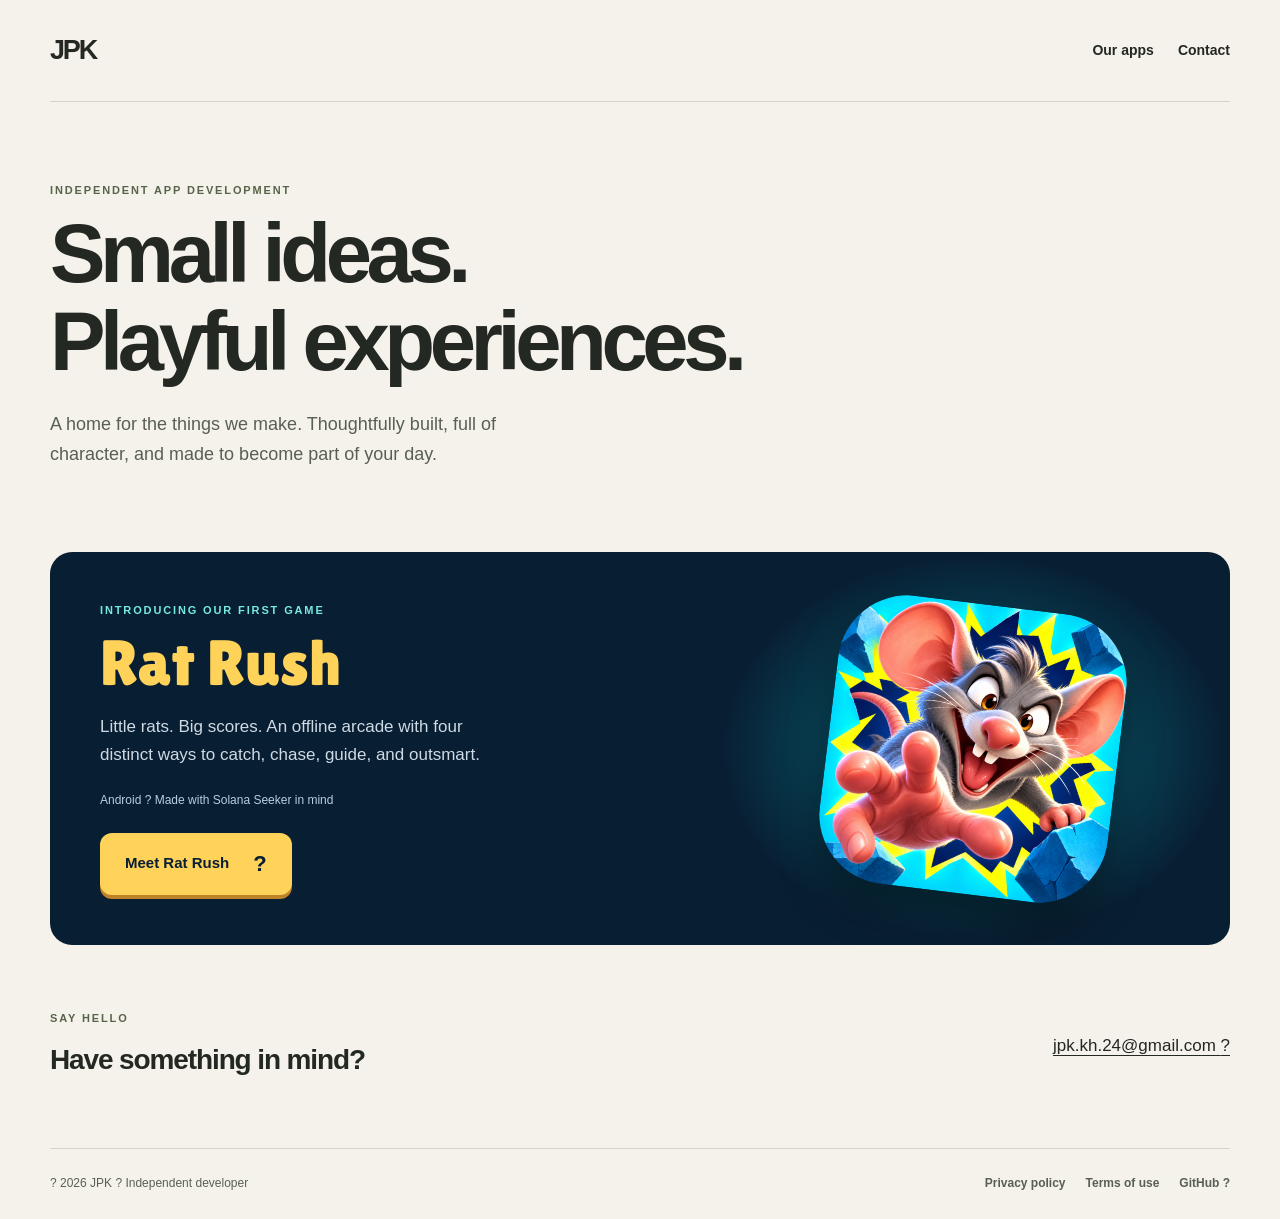
<file: index.html>
<!DOCTYPE html>
<html lang="en">
<head>
  <meta charset="utf-8">
  <meta name="viewport" content="width=device-width, initial-scale=1">
  <meta name="description" content="JPK is an independent app developer. Meet Rat Rush, our first game: four ways to test your reflexes, timing and strategy.">
  <meta name="theme-color" content="#f4f2eb">
  <meta property="og:title" content="JPK ? Independent App Development">
  <meta property="og:description" content="Small ideas. Playful experiences. Meet Rat Rush, the first game from JPK.">
  <meta property="og:image" content="https://jpkkh24.github.io/assets/rat-rush-icon.png">
  <meta property="og:url" content="https://jpkkh24.github.io/">
  <meta property="og:type" content="website">
  <link rel="canonical" href="https://jpkkh24.github.io/">
  <link rel="stylesheet" href="assets/site.css">
  <title>JPK ? Independent App Development</title>
</head>
<body class="studio">
  <a class="skip" href="#main">Skip to content</a>
  <div class="studio-wrap">
    <header class="studio-header">
      <a class="wordmark" href="./" aria-label="JPK home">JPK</a>
      <nav aria-label="Main navigation"><a href="#apps">Our apps</a><a href="mailto:jpk.kh.24@gmail.com">Contact</a></nav>
    </header>
    <main id="main">
      <section class="studio-intro" aria-labelledby="studio-title">
        <p class="eyebrow">Independent app development</p>
        <h1 id="studio-title">Small ideas.<br>Playful experiences.</h1>
        <p>A home for the things we make. Thoughtfully built, full of character, and made to become part of your day.</p>
      </section>
      <section id="apps" class="first-app" aria-labelledby="app-title">
        <div class="feature-copy">
          <p class="eyebrow">Introducing our first game</p>
          <h2 id="app-title">Rat Rush</h2>
          <p>Little rats. Big scores. An offline arcade with four distinct ways to catch, chase, guide, and outsmart.</p>
          <span class="platform-note">Android ? Made with Solana Seeker in mind</span>
          <a class="button primary" href="rat-rush/">Meet Rat Rush <span aria-hidden="true">?</span></a>
        </div>
        <a class="feature-art" href="rat-rush/" aria-label="Explore Rat Rush"><img src="assets/rat-rush-icon.png" width="512" height="512" alt="The Rat Rush rat reaching out through a bright blue and yellow burst"></a>
      </section>
      <section class="studio-contact" aria-labelledby="contact-title">
        <div><p class="eyebrow">Say hello</p><h2 id="contact-title">Have something in mind?</h2></div>
        <a href="mailto:jpk.kh.24@gmail.com">jpk.kh.24@gmail.com <span aria-hidden="true">?</span></a>
      </section>
    </main>
    <footer class="studio-footer"><p>? 2026 JPK ? Independent developer</p><nav aria-label="Footer"><a href="rat-rush/privacy/">Privacy policy</a><a href="rat-rush/terms/">Terms of use</a><a href="https://github.com/jpkkh24">GitHub ?</a></nav></footer>
  </div>
</body>
</html>
</file>
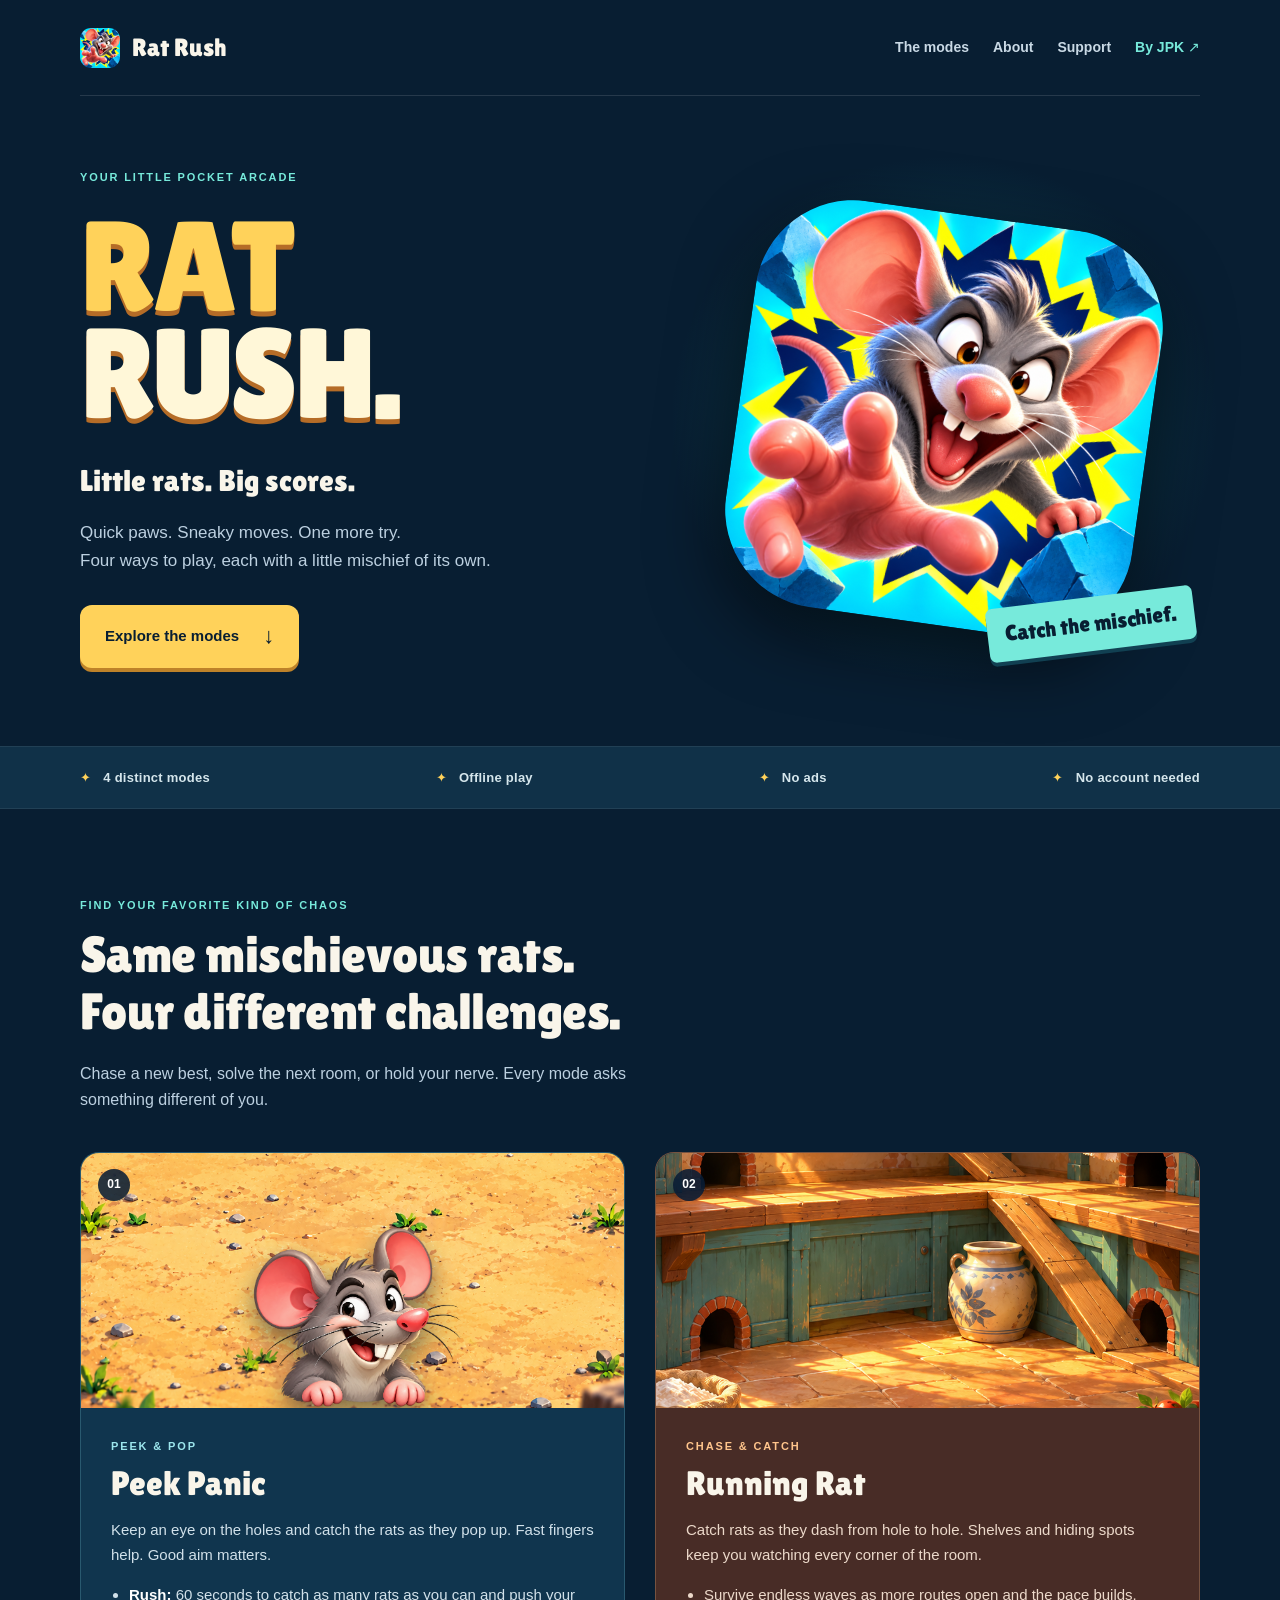
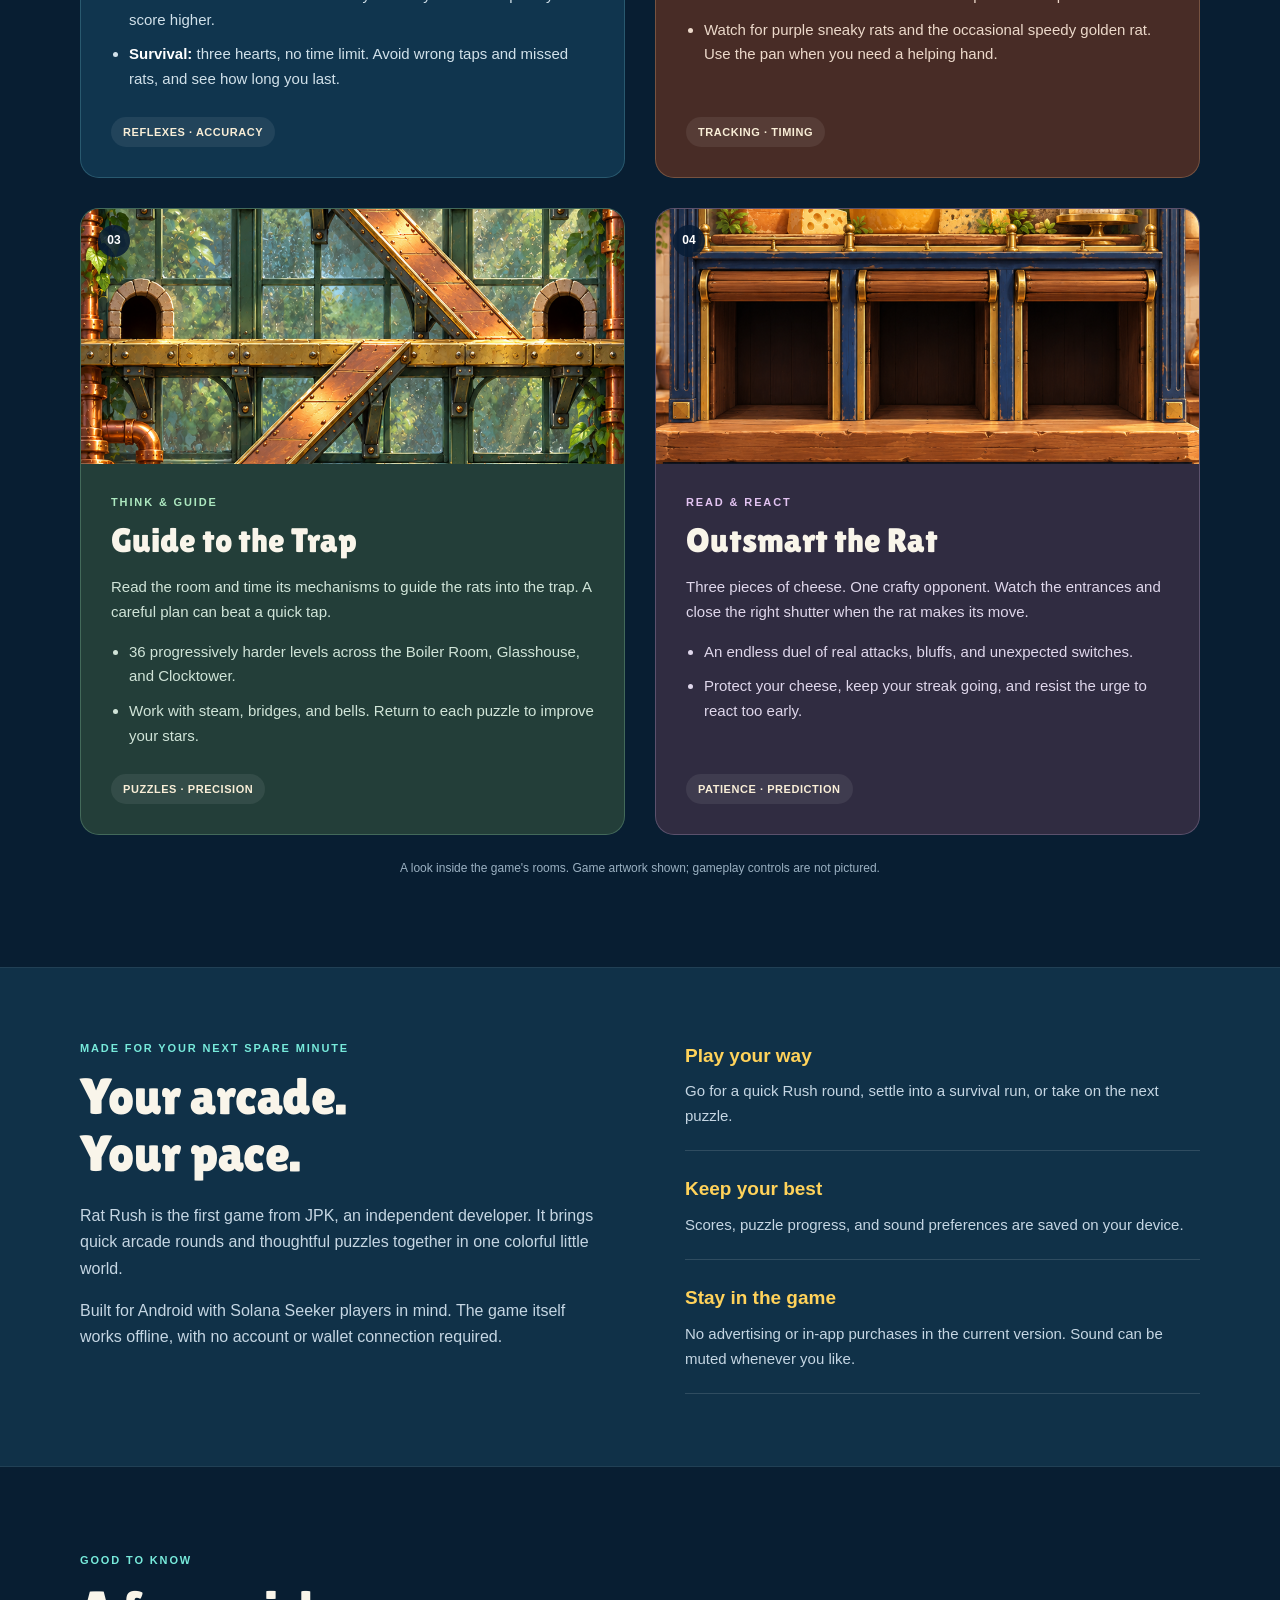
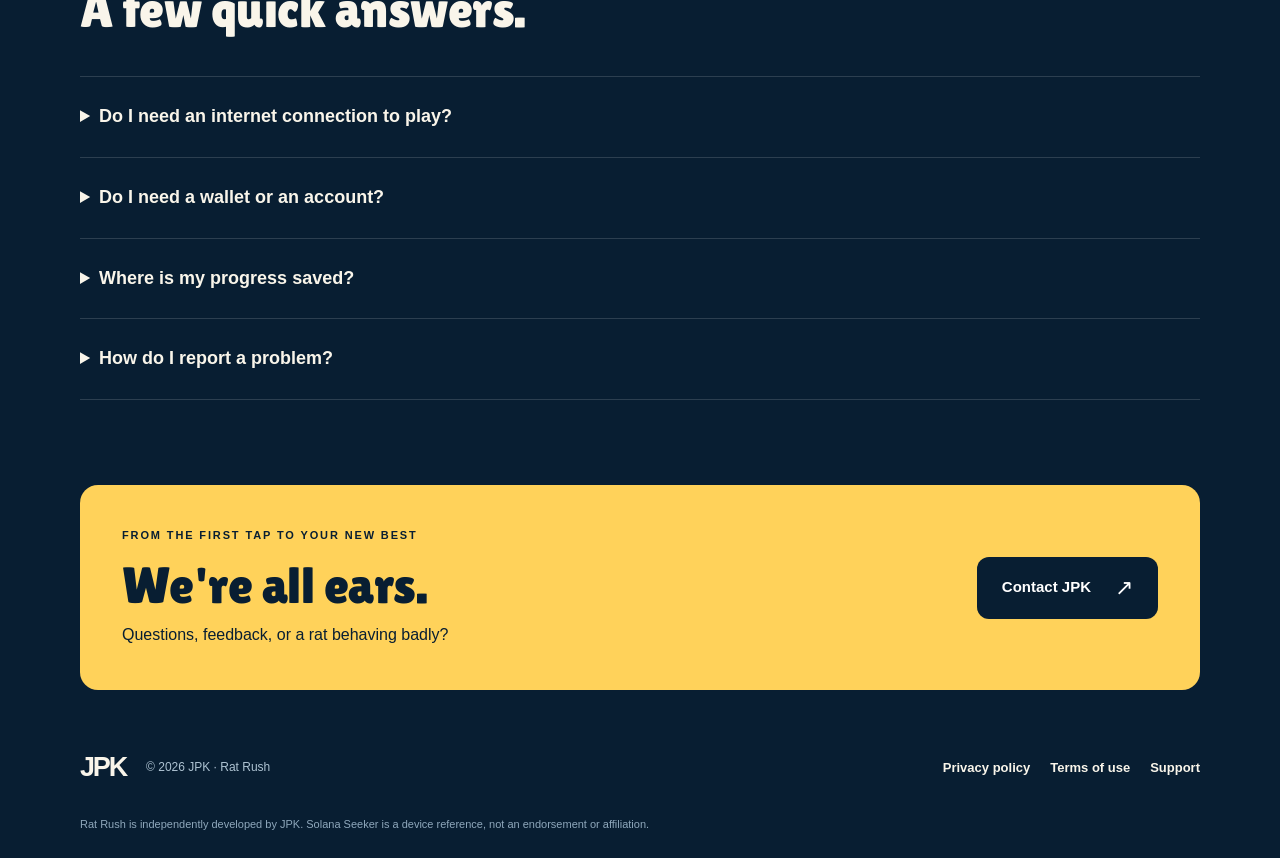
<file: rat-rush/index.html>
<!DOCTYPE html>
<html lang="en">
<head>
  <meta charset="utf-8">
  <meta name="viewport" content="width=device-width, initial-scale=1">
  <meta name="description" content="Meet Rat Rush, an offline Android arcade from JPK. Explore Peek Panic, Running Rat, Guide to the Trap, and Outsmart the Rat.">
  <meta name="theme-color" content="#081e32">
  <meta property="og:title" content="Rat Rush — Little rats. Big scores.">
  <meta property="og:description" content="Four modes. Plenty of mischief. An offline arcade built with Solana Seeker in mind.">
  <meta property="og:image" content="https://jpkkh24.github.io/assets/rat-rush-icon.png">
  <meta property="og:url" content="https://jpkkh24.github.io/rat-rush/">
  <meta property="og:type" content="website">
  <link rel="canonical" href="https://jpkkh24.github.io/rat-rush/">
  <link rel="icon" type="image/png" href="../assets/rat-rush-icon.png">
  <link rel="stylesheet" href="../assets/site.css">
  <title>Rat Rush — Little rats. Big scores.</title>
</head>
<body class="game">
  <a class="skip" href="#main">Skip to content</a>
  <header class="game-header wrap">
    <a class="game-brand" href="./"><img src="../assets/rat-rush-icon.png" width="40" height="40" alt=""><span>Rat Rush</span></a>
    <nav aria-label="Main navigation"><a href="#modes">The modes</a><a href="#about">About</a><a href="#support">Support</a><a class="studio-link" href="../">By JPK ↗</a></nav>
  </header>
  <main id="main">
    <section class="game-hero wrap" aria-labelledby="game-title">
      <div class="hero-copy">
        <p class="eyebrow mint">Your little pocket arcade</p>
        <h1 id="game-title">RAT<br><span>RUSH.</span></h1>
        <p class="hero-tagline">Little rats. Big scores.</p>
        <p class="hero-description">Quick paws. Sneaky moves. One more try.<br>Four ways to play, each with a little mischief of its own.</p>
        <a class="button primary" href="#modes">Explore the modes <span aria-hidden="true">↓</span></a>
      </div>
      <div class="hero-art">
        <div class="orbit" aria-hidden="true"></div>
        <img class="hero-icon" src="../assets/rat-rush-icon.png" width="512" height="512" fetchpriority="high" alt="Rat Rush's grinning gray rat reaching toward you through a colorful burst">
        <span class="hero-sticker">Catch the mischief.</span>
      </div>
    </section>
    <div class="game-facts" role="group" aria-label="Game features"><div class="wrap"><span>4 distinct modes</span><span>Offline play</span><span>No ads</span><span>No account needed</span></div></div>
    <section id="modes" class="modes-section wrap" aria-labelledby="modes-title">
      <div class="section-heading"><p class="eyebrow mint">Find your favorite kind of chaos</p><h2 id="modes-title">Same mischievous rats.<br>Four different challenges.</h2><p>Chase a new best, solve the next room, or hold your nerve. Every mode asks something different of you.</p></div>
      <div class="mode-grid">
        <article class="mode-card peek">
          <div class="mode-scene"><img class="scene-background" src="../assets/courtyard.png" width="941" height="1672" loading="lazy" decoding="async" alt="The sunlit blue courtyard of Peek Panic"><img class="peek-rat" src="../assets/rat.png" width="1254" height="1254" loading="lazy" decoding="async" alt=""><span class="mode-number" aria-hidden="true">01</span></div>
          <div class="mode-copy"><p class="eyebrow">Peek &amp; pop</p><h3>Peek Panic</h3><p>Keep an eye on the holes and catch the rats as they pop up. Fast fingers help. Good aim matters.</p><ul class="mode-details"><li><strong>Rush:</strong> 60 seconds to catch as many rats as you can and push your score higher.</li><li><strong>Survival:</strong> three hearts, no time limit. Avoid wrong taps and missed rats, and see how long you last.</li></ul><span class="mode-chip">Reflexes · Accuracy</span></div>
        </article>
        <article class="mode-card running">
          <div class="mode-scene"><img class="scene-background" src="../assets/pantry.png" width="936" height="1681" loading="lazy" decoding="async" alt="Running Rat's warm pantry, with holes, shelves and sloping wooden routes"><span class="mode-number" aria-hidden="true">02</span></div>
          <div class="mode-copy"><p class="eyebrow">Chase &amp; catch</p><h3>Running Rat</h3><p>Catch rats as they dash from hole to hole. Shelves and hiding spots keep you watching every corner of the room.</p><ul class="mode-details"><li>Survive endless waves as more routes open and the pace builds.</li><li>Watch for purple sneaky rats and the occasional speedy golden rat. Use the pan when you need a helping hand.</li></ul><span class="mode-chip">Tracking · Timing</span></div>
        </article>
        <article class="mode-card guide">
          <div class="mode-scene"><img class="scene-background" src="../assets/glasshouse.png" width="936" height="1681" loading="lazy" decoding="async" alt="The Glasshouse, one of Guide to the Trap's three puzzle rooms"><span class="mode-number" aria-hidden="true">03</span></div>
          <div class="mode-copy"><p class="eyebrow">Think &amp; guide</p><h3>Guide to the Trap</h3><p>Read the room and time its mechanisms to guide the rats into the trap. A careful plan can beat a quick tap.</p><ul class="mode-details"><li>36 progressively harder levels across the Boiler Room, Glasshouse, and Clocktower.</li><li>Work with steam, bridges, and bells. Return to each puzzle to improve your stars.</li></ul><span class="mode-chip">Puzzles · Precision</span></div>
        </article>
        <article class="mode-card duel">
          <div class="mode-scene"><img class="scene-background" src="../assets/cabinet.png" width="1086" height="1448" loading="lazy" decoding="async" alt="Outsmart the Rat's cheese cabinet with three shuttered entrances"><span class="mode-number" aria-hidden="true">04</span></div>
          <div class="mode-copy"><p class="eyebrow">Read &amp; react</p><h3>Outsmart the Rat</h3><p>Three pieces of cheese. One crafty opponent. Watch the entrances and close the right shutter when the rat makes its move.</p><ul class="mode-details"><li>An endless duel of real attacks, bluffs, and unexpected switches.</li><li>Protect your cheese, keep your streak going, and resist the urge to react too early.</li></ul><span class="mode-chip">Patience · Prediction</span></div>
        </article>
      </div>
      <p class="art-caption">A look inside the game's rooms. Game artwork shown; gameplay controls are not pictured.</p>
    </section>
    <section id="about" class="about-section" aria-labelledby="about-title"><div class="wrap about-grid">
      <div><p class="eyebrow mint">Made for your next spare minute</p><h2 id="about-title">Your arcade.<br>Your pace.</h2><p>Rat Rush is the first game from JPK, an independent developer. It brings quick arcade rounds and thoughtful puzzles together in one colorful little world.</p><p>Built for Android with Solana Seeker players in mind. The game itself works offline, with no account or wallet connection required.</p></div>
      <dl class="about-details"><div><dt>Play your way</dt><dd>Go for a quick Rush round, settle into a survival run, or take on the next puzzle.</dd></div><div><dt>Keep your best</dt><dd>Scores, puzzle progress, and sound preferences are saved on your device.</dd></div><div><dt>Stay in the game</dt><dd>No advertising or in-app purchases in the current version. Sound can be muted whenever you like.</dd></div></dl>
    </div></section>
    <section class="faq-section wrap" aria-labelledby="faq-title"><div class="section-heading"><p class="eyebrow mint">Good to know</p><h2 id="faq-title">A few quick answers.</h2></div>
      <details><summary>Do I need an internet connection to play?</summary><p>No. Rat Rush's game modes work offline. Visiting this website, contacting support, or obtaining app updates uses an internet connection.</p></details>
      <details><summary>Do I need a wallet or an account?</summary><p>No. There is no sign-in or wallet connection. Scores and stars are in-game achievements, with no token or monetary rewards.</p></details>
      <details><summary>Where is my progress saved?</summary><p>On your device. JPK does not operate a cloud-save service. Clearing the app's storage or uninstalling it can remove your records and progress. Android backup and transfer behavior depends on your device settings.</p></details>
      <details><summary>How do I report a problem?</summary><p>Email <a href="mailto:jpk.kh.24@gmail.com">jpk.kh.24@gmail.com</a> with your phone model, the mode you were playing, and what happened. A screenshot can help; please avoid including private information.</p></details>
    </section>
    <section id="support" class="support-section wrap" aria-labelledby="support-title"><div><p class="eyebrow">From the first tap to your new best</p><h2 id="support-title">We're all ears.</h2><p>Questions, feedback, or a rat behaving badly?</p></div><a class="button dark" href="mailto:jpk.kh.24@gmail.com">Contact JPK <span aria-hidden="true">↗</span></a></section>
  </main>
  <footer class="game-footer wrap"><div><a class="wordmark" href="../">JPK</a><p>© 2026 JPK · Rat Rush</p></div><nav aria-label="Footer"><a href="privacy/">Privacy policy</a><a href="terms/">Terms of use</a><a href="mailto:jpk.kh.24@gmail.com">Support</a></nav><p class="affiliation">Rat Rush is independently developed by JPK. Solana Seeker is a device reference, not an endorsement or affiliation.</p></footer>
</body>
</html>
</file>
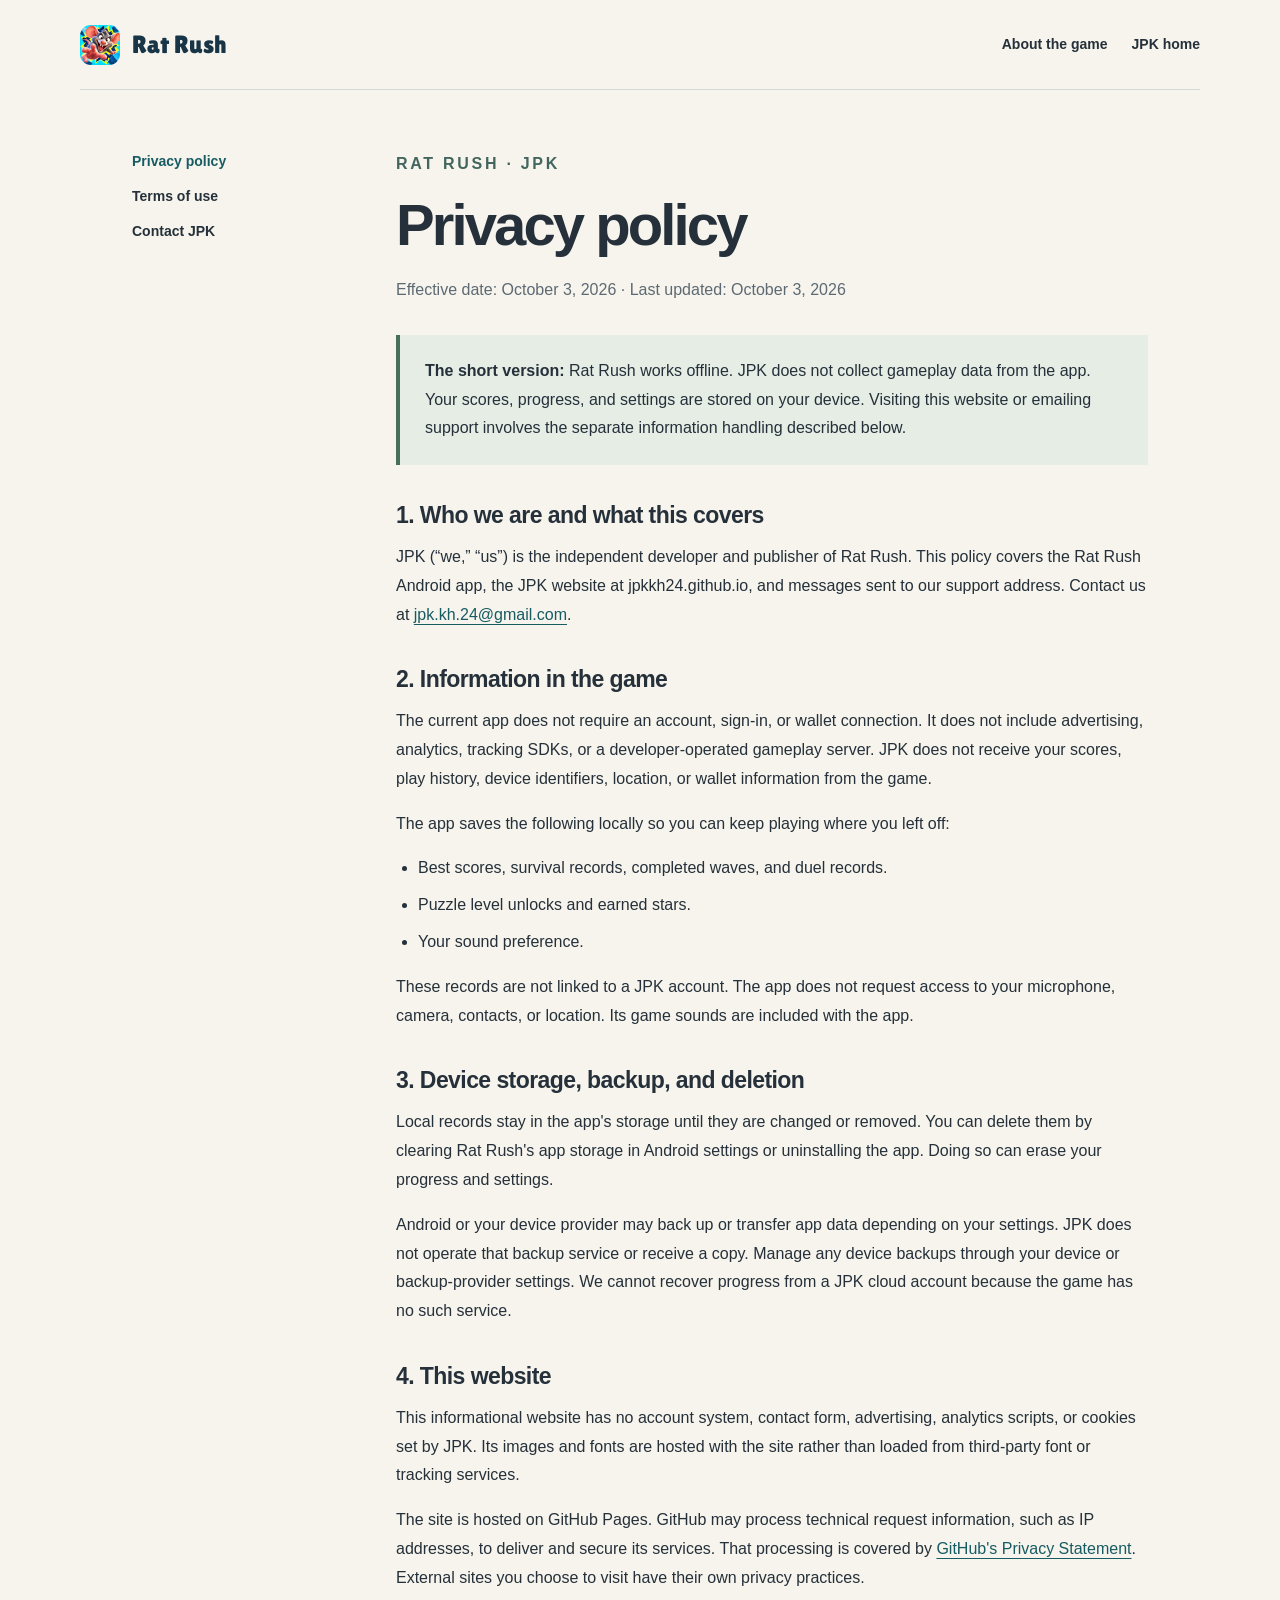
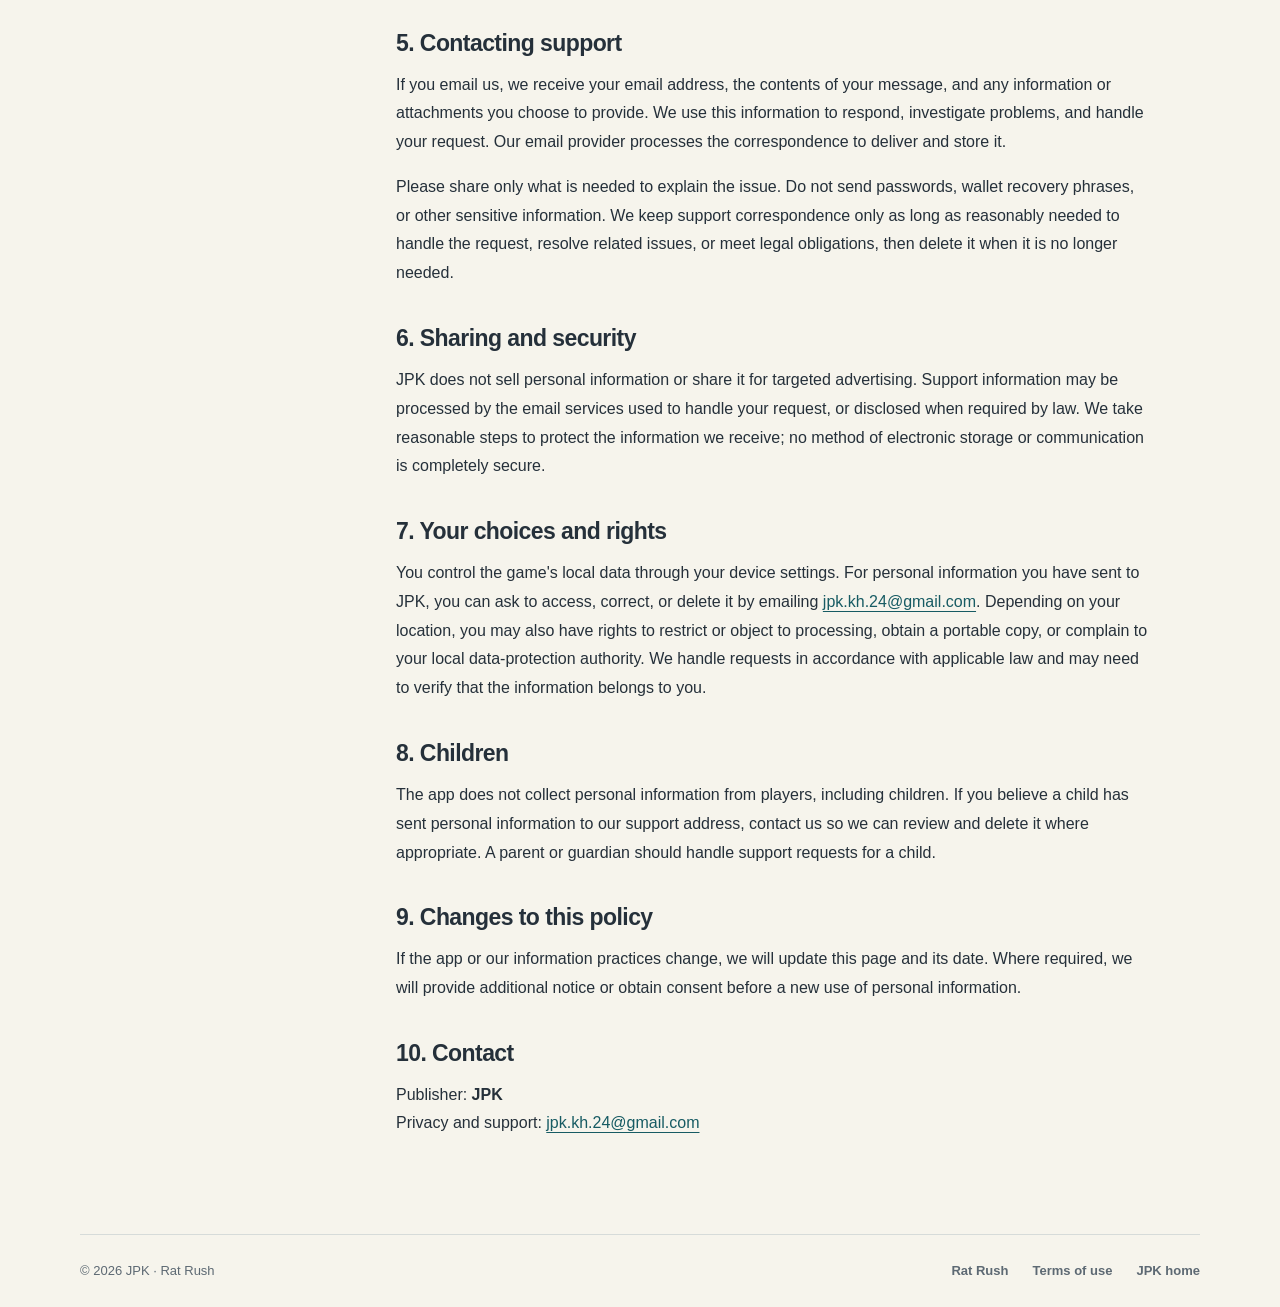
<file: rat-rush/privacy/index.html>
<!DOCTYPE html>
<html lang="en">
<head>
  <meta charset="utf-8">
  <meta name="viewport" content="width=device-width, initial-scale=1">
  <meta name="description" content="How JPK handles information in Rat Rush, on this website, and when you contact support.">
  <meta name="theme-color" content="#f6f4ec">
  <link rel="canonical" href="https://jpkkh24.github.io/rat-rush/privacy/">
  <link rel="icon" type="image/png" href="../../assets/rat-rush-icon.png">
  <link rel="stylesheet" href="../../assets/site.css">
  <title>Privacy Policy — Rat Rush by JPK</title>
</head>
<body class="legal">
  <a class="skip" href="#main">Skip to content</a>
  <header class="legal-header wrap"><a class="game-brand" href="../"><img src="../../assets/rat-rush-icon.png" width="40" height="40" alt=""><span>Rat Rush</span></a><nav aria-label="Main navigation"><a href="../">About the game</a><a href="../../">JPK home</a></nav></header>
  <div class="legal-shell">
    <nav class="legal-nav" aria-label="Legal pages"><a href="./" aria-current="page">Privacy policy</a><a href="../terms/">Terms of use</a><a href="mailto:jpk.kh.24@gmail.com">Contact JPK</a></nav>
    <main id="main" class="legal-content">
      <p class="eyebrow">Rat Rush · JPK</p><h1>Privacy policy</h1>
      <p class="legal-date">Effective date: October 3, 2026 · Last updated: October 3, 2026</p>
      <div class="legal-summary"><p><strong>The short version:</strong> Rat Rush works offline. JPK does not collect gameplay data from the app. Your scores, progress, and settings are stored on your device. Visiting this website or emailing support involves the separate information handling described below.</p></div>
      <h2>1. Who we are and what this covers</h2>
      <p>JPK (“we,” “us”) is the independent developer and publisher of Rat Rush. This policy covers the Rat Rush Android app, the JPK website at jpkkh24.github.io, and messages sent to our support address. Contact us at <a href="mailto:jpk.kh.24@gmail.com">jpk.kh.24@gmail.com</a>.</p>
      <h2>2. Information in the game</h2>
      <p>The current app does not require an account, sign-in, or wallet connection. It does not include advertising, analytics, tracking SDKs, or a developer-operated gameplay server. JPK does not receive your scores, play history, device identifiers, location, or wallet information from the game.</p>
      <p>The app saves the following locally so you can keep playing where you left off:</p>
      <ul><li>Best scores, survival records, completed waves, and duel records.</li><li>Puzzle level unlocks and earned stars.</li><li>Your sound preference.</li></ul>
      <p>These records are not linked to a JPK account. The app does not request access to your microphone, camera, contacts, or location. Its game sounds are included with the app.</p>
      <h2>3. Device storage, backup, and deletion</h2>
      <p>Local records stay in the app's storage until they are changed or removed. You can delete them by clearing Rat Rush's app storage in Android settings or uninstalling the app. Doing so can erase your progress and settings.</p>
      <p>Android or your device provider may back up or transfer app data depending on your settings. JPK does not operate that backup service or receive a copy. Manage any device backups through your device or backup-provider settings. We cannot recover progress from a JPK cloud account because the game has no such service.</p>
      <h2>4. This website</h2>
      <p>This informational website has no account system, contact form, advertising, analytics scripts, or cookies set by JPK. Its images and fonts are hosted with the site rather than loaded from third-party font or tracking services.</p>
      <p>The site is hosted on GitHub Pages. GitHub may process technical request information, such as IP addresses, to deliver and secure its services. That processing is covered by <a href="https://docs.github.com/en/site-policy/privacy-policies/github-general-privacy-statement">GitHub's Privacy Statement</a>. External sites you choose to visit have their own privacy practices.</p>
      <h2>5. Contacting support</h2>
      <p>If you email us, we receive your email address, the contents of your message, and any information or attachments you choose to provide. We use this information to respond, investigate problems, and handle your request. Our email provider processes the correspondence to deliver and store it.</p>
      <p>Please share only what is needed to explain the issue. Do not send passwords, wallet recovery phrases, or other sensitive information. We keep support correspondence only as long as reasonably needed to handle the request, resolve related issues, or meet legal obligations, then delete it when it is no longer needed.</p>
      <h2>6. Sharing and security</h2>
      <p>JPK does not sell personal information or share it for targeted advertising. Support information may be processed by the email services used to handle your request, or disclosed when required by law. We take reasonable steps to protect the information we receive; no method of electronic storage or communication is completely secure.</p>
      <h2>7. Your choices and rights</h2>
      <p>You control the game's local data through your device settings. For personal information you have sent to JPK, you can ask to access, correct, or delete it by emailing <a href="mailto:jpk.kh.24@gmail.com">jpk.kh.24@gmail.com</a>. Depending on your location, you may also have rights to restrict or object to processing, obtain a portable copy, or complain to your local data-protection authority. We handle requests in accordance with applicable law and may need to verify that the information belongs to you.</p>
      <h2>8. Children</h2>
      <p>The app does not collect personal information from players, including children. If you believe a child has sent personal information to our support address, contact us so we can review and delete it where appropriate. A parent or guardian should handle support requests for a child.</p>
      <h2>9. Changes to this policy</h2>
      <p>If the app or our information practices change, we will update this page and its date. Where required, we will provide additional notice or obtain consent before a new use of personal information.</p>
      <h2>10. Contact</h2>
      <p>Publisher: <strong>JPK</strong><br>Privacy and support: <a href="mailto:jpk.kh.24@gmail.com">jpk.kh.24@gmail.com</a></p>
    </main>
  </div>
  <footer class="legal-footer wrap"><p>© 2026 JPK · Rat Rush</p><nav aria-label="Footer"><a href="../">Rat Rush</a><a href="../terms/">Terms of use</a><a href="../../">JPK home</a></nav></footer>
</body>
</html>
</file>
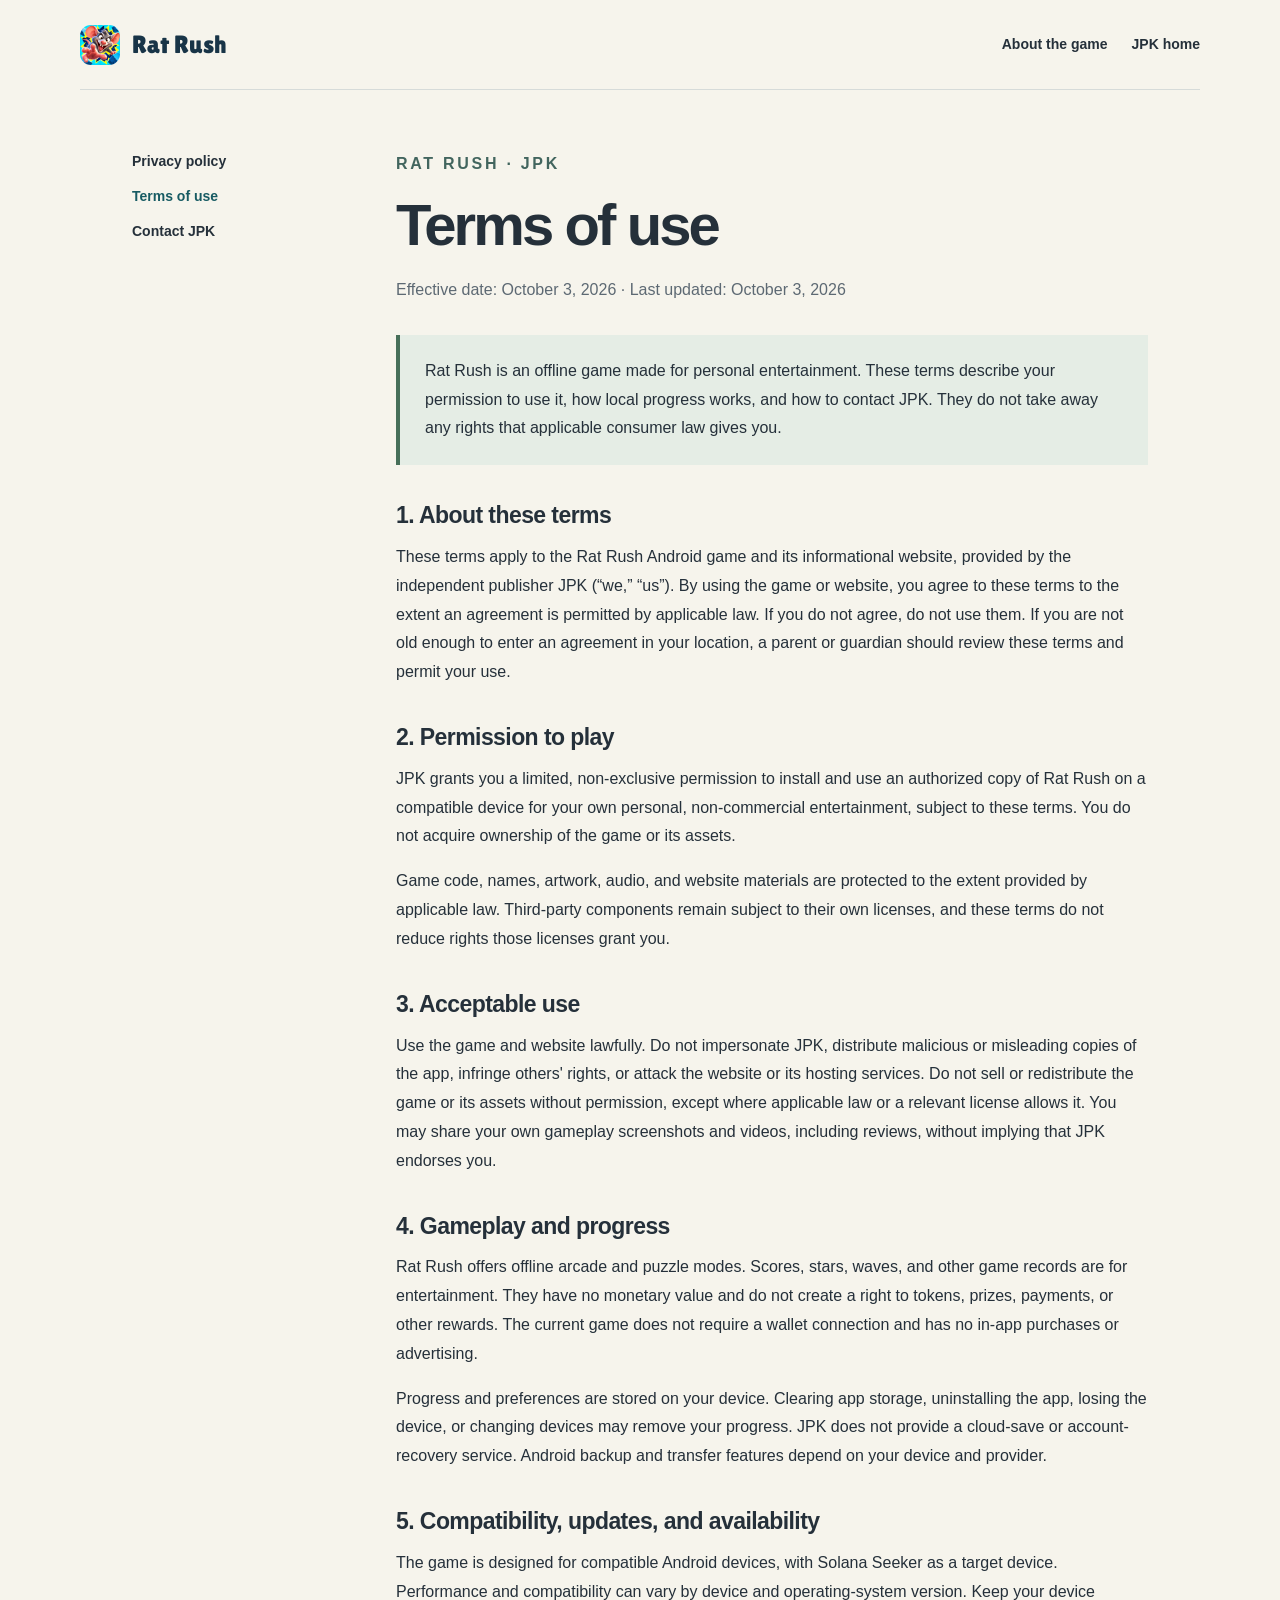
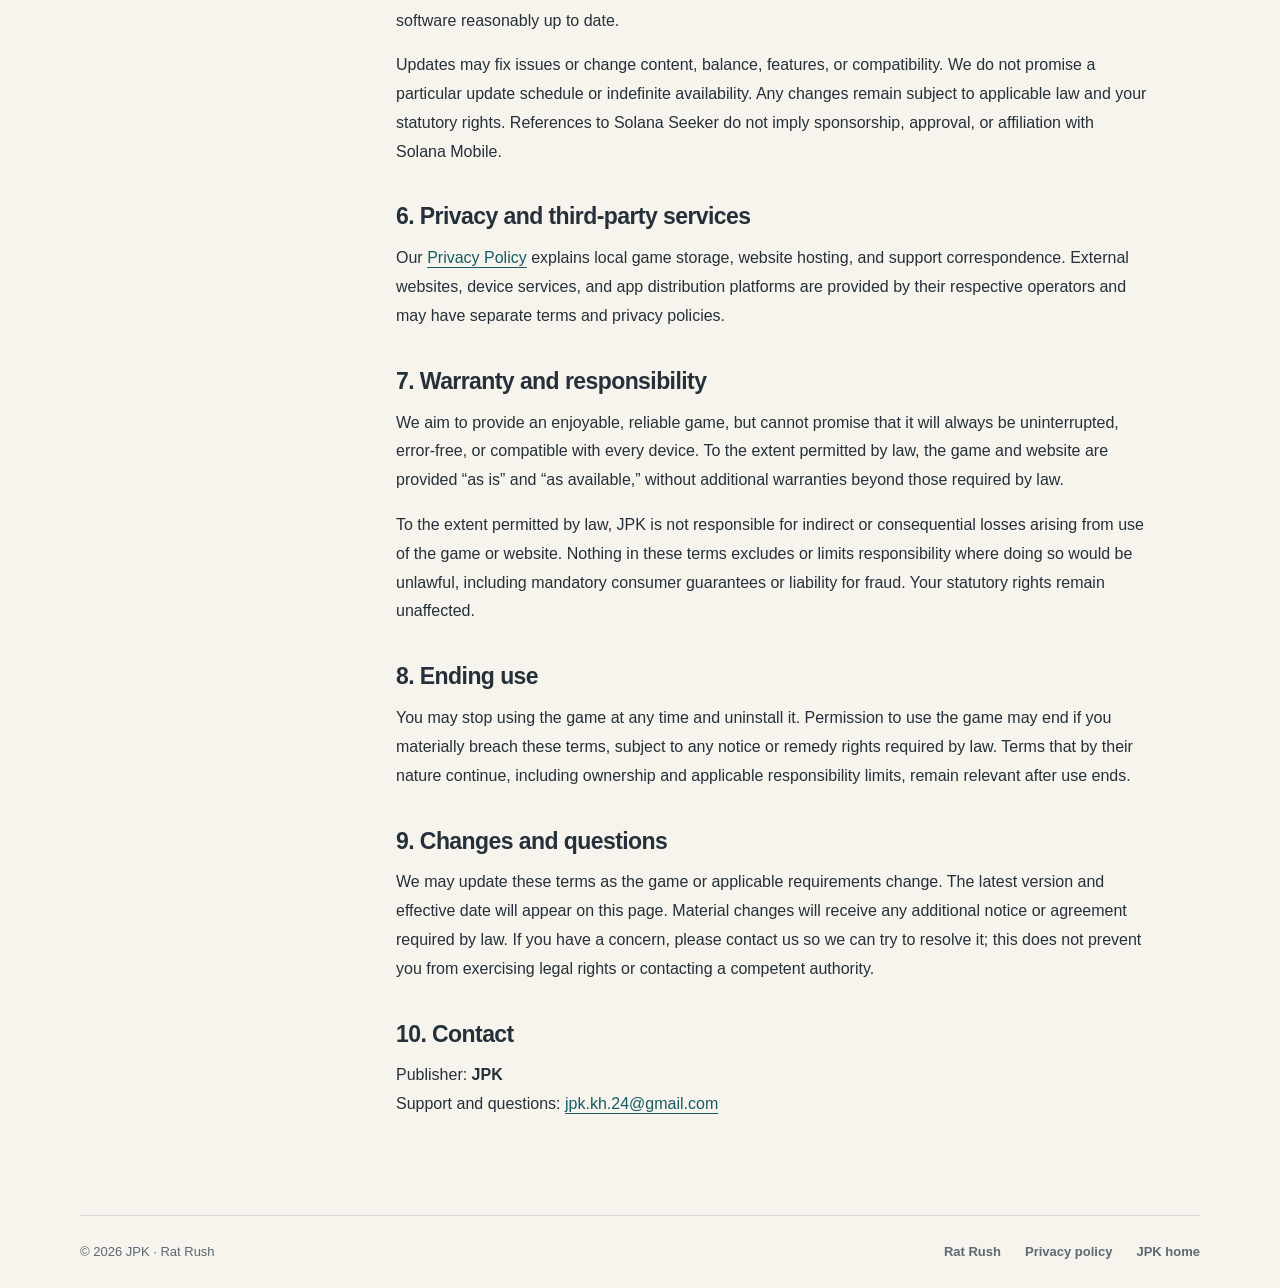
<file: rat-rush/terms/index.html>
<!DOCTYPE html>
<html lang="en">
<head>
  <meta charset="utf-8">
  <meta name="viewport" content="width=device-width, initial-scale=1">
  <meta name="description" content="Terms for using Rat Rush, the offline Android arcade game developed by JPK, and its informational website.">
  <meta name="theme-color" content="#f6f4ec">
  <link rel="canonical" href="https://jpkkh24.github.io/rat-rush/terms/">
  <link rel="icon" type="image/png" href="../../assets/rat-rush-icon.png">
  <link rel="stylesheet" href="../../assets/site.css">
  <title>Terms of Use — Rat Rush by JPK</title>
</head>
<body class="legal">
  <a class="skip" href="#main">Skip to content</a>
  <header class="legal-header wrap"><a class="game-brand" href="../"><img src="../../assets/rat-rush-icon.png" width="40" height="40" alt=""><span>Rat Rush</span></a><nav aria-label="Main navigation"><a href="../">About the game</a><a href="../../">JPK home</a></nav></header>
  <div class="legal-shell">
    <nav class="legal-nav" aria-label="Legal pages"><a href="../privacy/">Privacy policy</a><a href="./" aria-current="page">Terms of use</a><a href="mailto:jpk.kh.24@gmail.com">Contact JPK</a></nav>
    <main id="main" class="legal-content">
      <p class="eyebrow">Rat Rush · JPK</p><h1>Terms of use</h1>
      <p class="legal-date">Effective date: October 3, 2026 · Last updated: October 3, 2026</p>
      <div class="legal-summary"><p>Rat Rush is an offline game made for personal entertainment. These terms describe your permission to use it, how local progress works, and how to contact JPK. They do not take away any rights that applicable consumer law gives you.</p></div>
      <h2>1. About these terms</h2>
      <p>These terms apply to the Rat Rush Android game and its informational website, provided by the independent publisher JPK (“we,” “us”). By using the game or website, you agree to these terms to the extent an agreement is permitted by applicable law. If you do not agree, do not use them. If you are not old enough to enter an agreement in your location, a parent or guardian should review these terms and permit your use.</p>
      <h2>2. Permission to play</h2>
      <p>JPK grants you a limited, non-exclusive permission to install and use an authorized copy of Rat Rush on a compatible device for your own personal, non-commercial entertainment, subject to these terms. You do not acquire ownership of the game or its assets.</p>
      <p>Game code, names, artwork, audio, and website materials are protected to the extent provided by applicable law. Third-party components remain subject to their own licenses, and these terms do not reduce rights those licenses grant you.</p>
      <h2>3. Acceptable use</h2>
      <p>Use the game and website lawfully. Do not impersonate JPK, distribute malicious or misleading copies of the app, infringe others' rights, or attack the website or its hosting services. Do not sell or redistribute the game or its assets without permission, except where applicable law or a relevant license allows it. You may share your own gameplay screenshots and videos, including reviews, without implying that JPK endorses you.</p>
      <h2>4. Gameplay and progress</h2>
      <p>Rat Rush offers offline arcade and puzzle modes. Scores, stars, waves, and other game records are for entertainment. They have no monetary value and do not create a right to tokens, prizes, payments, or other rewards. The current game does not require a wallet connection and has no in-app purchases or advertising.</p>
      <p>Progress and preferences are stored on your device. Clearing app storage, uninstalling the app, losing the device, or changing devices may remove your progress. JPK does not provide a cloud-save or account-recovery service. Android backup and transfer features depend on your device and provider.</p>
      <h2>5. Compatibility, updates, and availability</h2>
      <p>The game is designed for compatible Android devices, with Solana Seeker as a target device. Performance and compatibility can vary by device and operating-system version. Keep your device software reasonably up to date.</p>
      <p>Updates may fix issues or change content, balance, features, or compatibility. We do not promise a particular update schedule or indefinite availability. Any changes remain subject to applicable law and your statutory rights. References to Solana Seeker do not imply sponsorship, approval, or affiliation with Solana Mobile.</p>
      <h2>6. Privacy and third-party services</h2>
      <p>Our <a href="../privacy/">Privacy Policy</a> explains local game storage, website hosting, and support correspondence. External websites, device services, and app distribution platforms are provided by their respective operators and may have separate terms and privacy policies.</p>
      <h2>7. Warranty and responsibility</h2>
      <p>We aim to provide an enjoyable, reliable game, but cannot promise that it will always be uninterrupted, error-free, or compatible with every device. To the extent permitted by law, the game and website are provided “as is” and “as available,” without additional warranties beyond those required by law.</p>
      <p>To the extent permitted by law, JPK is not responsible for indirect or consequential losses arising from use of the game or website. Nothing in these terms excludes or limits responsibility where doing so would be unlawful, including mandatory consumer guarantees or liability for fraud. Your statutory rights remain unaffected.</p>
      <h2>8. Ending use</h2>
      <p>You may stop using the game at any time and uninstall it. Permission to use the game may end if you materially breach these terms, subject to any notice or remedy rights required by law. Terms that by their nature continue, including ownership and applicable responsibility limits, remain relevant after use ends.</p>
      <h2>9. Changes and questions</h2>
      <p>We may update these terms as the game or applicable requirements change. The latest version and effective date will appear on this page. Material changes will receive any additional notice or agreement required by law. If you have a concern, please contact us so we can try to resolve it; this does not prevent you from exercising legal rights or contacting a competent authority.</p>
      <h2>10. Contact</h2>
      <p>Publisher: <strong>JPK</strong><br>Support and questions: <a href="mailto:jpk.kh.24@gmail.com">jpk.kh.24@gmail.com</a></p>
    </main>
  </div>
  <footer class="legal-footer wrap"><p>© 2026 JPK · Rat Rush</p><nav aria-label="Footer"><a href="../">Rat Rush</a><a href="../privacy/">Privacy policy</a><a href="../../">JPK home</a></nav></footer>
</body>
</html>
</file>
<file: assets/site.css>
@font-face{font-family:Lilita;src:url('./LilitaOne-Regular.ttf') format('truetype');font-weight:400;font-display:swap}
:root{font-family:Arial,Helvetica,sans-serif;color-scheme:light;line-height:1.65;font-synthesis:none;--navy:#081e32;--yellow:#ffd25a;--mint:#77eadb}
*{box-sizing:border-box}html{scroll-behavior:smooth;scroll-padding-top:24px}body{margin:0}img{display:block;max-width:100%;height:auto}a{color:inherit;text-underline-offset:4px}a:focus-visible,summary:focus-visible{outline:3px solid currentColor;outline-offset:6px}a:hover{text-decoration-thickness:2px}h1,h2,h3,p{margin-top:0}nav{display:flex;flex-wrap:wrap;align-items:center;gap:24px}nav a{text-decoration:none;font-size:14px;font-weight:600}nav a:hover{text-decoration:underline}.wrap{width:min(1120px,calc(100% - 64px));margin-inline:auto}.eyebrow{text-transform:uppercase;font-size:11px;font-weight:800;letter-spacing:.17em;line-height:1.6}.mint{color:var(--mint)}.wordmark{font-size:27px;font-weight:900;letter-spacing:-.08em;text-decoration:none}.skip{position:absolute;top:-100px;left:20px;background:var(--yellow);color:var(--navy);padding:12px 20px;z-index:10;border-radius:8px}.skip:focus{top:12px}.button{display:inline-flex;align-items:center;justify-content:center;gap:24px;min-height:52px;padding:13px 25px;border-radius:12px;text-decoration:none;font-weight:800;font-size:15px;transition:transform .18s,background .18s}.button:hover{transform:translateY(-2px)}.primary{background:var(--yellow);color:var(--navy);box-shadow:0 4px 0 #be8229}.primary:hover{background:#ffe28c}.dark{background:var(--navy);color:white}.button span{font-size:22px}
/* JPK developer homepage */
.studio{background:#f4f2eb;color:#242822}.studio-wrap{width:min(1180px,calc(100% - 80px));margin:auto}.studio-header{padding:28px 0;border-bottom:1px solid #d3d5ca;display:flex;justify-content:space-between;align-items:center}.studio-intro{padding:80px 0 65px}.studio-intro .eyebrow{color:#586449}.studio-intro h1{font-size:clamp(48px,6.5vw,88px);letter-spacing:-.065em;line-height:1.05;margin-bottom:25px;font-weight:700}.studio-intro>p:last-child{max-width:480px;color:#596052;font-size:18px}.first-app{background:var(--navy);color:#fff9e9;display:grid;grid-template-columns:1.3fr 1fr;border-radius:22px;overflow:hidden;position:relative}.feature-copy{padding:50px;z-index:1}.feature-copy .eyebrow{color:var(--mint)}.feature-copy h2{font-family:Lilita,Arial,sans-serif;font-weight:400;color:var(--yellow);font-size:64px;line-height:1;margin-bottom:18px}.feature-copy>p:not(.eyebrow){max-width:400px;color:#cedae4;font-size:17px}.platform-note{display:block;font-size:12px;color:#b7cfdf;margin:22px 0}.feature-art{display:grid;place-items:center;padding:35px;background:radial-gradient(ellipse at center,#087486 0,transparent 70%)}.feature-art img{width:290px;aspect-ratio:1;border-radius:24%;transform:rotate(7deg);box-shadow:0 22px 40px #0006;transition:transform .25s}.feature-art:hover img{transform:rotate(2deg) scale(1.02)}.studio-contact{display:flex;justify-content:space-between;align-items:center;gap:28px;padding:65px 0}.studio-contact h2{font-size:28px;letter-spacing:-.04em;margin:0}.studio-contact .eyebrow{color:#586449;margin-bottom:9px}.studio-contact>a{font-size:17px;overflow-wrap:anywhere}.studio-footer{border-top:1px solid #d3d5ca;padding:25px 0;display:flex;gap:24px;justify-content:space-between;align-items:center;color:#596052;font-size:12px}.studio-footer p{margin:0}.studio-footer nav{gap:20px}.studio-footer a{font-size:12px}
/* Rat Rush */
.game{background:var(--navy);color:#f9f5ea;color-scheme:dark}.game-header{display:flex;align-items:center;justify-content:space-between;gap:24px;min-height:96px;border-bottom:1px solid #ffffff1f}.game-brand{display:flex;align-items:center;gap:12px;text-decoration:none;font-family:Lilita,Arial,sans-serif;font-size:25px;white-space:nowrap}.game-brand img{border-radius:11px;width:40px;height:40px}.game-header nav{color:#c9d9e5}.studio-link{color:var(--mint)}.game-hero{display:grid;grid-template-columns:1.1fr 1fr;gap:45px;align-items:center;min-height:650px;padding-top:70px;padding-bottom:75px}.hero-copy h1{font-family:Lilita,Arial,sans-serif;font-size:clamp(100px,10vw,148px);font-weight:400;line-height:.84;letter-spacing:-.025em;color:var(--yellow);text-shadow:0 5px 0 #b56c27;margin:26px 0 28px}.hero-copy h1 span{color:#fff7d8}.hero-tagline{font-family:Lilita,Arial,sans-serif;font-size:30px;margin-bottom:14px}.hero-description{color:#bcd0e0;font-size:17px;margin-bottom:30px}.hero-art{position:relative;display:grid;place-items:center;min-width:0;padding:40px 10px}.hero-icon{width:90%;max-width:410px;border-radius:24%;transform:rotate(8deg);box-shadow:0 25px 70px #0009;position:relative}.orbit{position:absolute;inset:-20px;border-radius:50%;background:radial-gradient(ellipse,#137c8880,transparent 70%)}.hero-sticker{position:absolute;bottom:12px;right:5px;transform:rotate(-7deg);padding:9px 18px;background:var(--mint);color:var(--navy);font-family:Lilita,Arial,sans-serif;font-size:22px;border-radius:7px;box-shadow:0 4px 0 #114052}.game-facts{background:#103148;border-block:1px solid #ffffff12}.game-facts .wrap{display:flex;flex-wrap:wrap;justify-content:space-between;gap:20px;padding-block:20px}.game-facts span{font-size:13px;letter-spacing:.02em;font-weight:700;color:#d5e6ec}.game-facts span::before{content:'✦';color:var(--yellow);margin-right:12px}.modes-section{padding-block:88px}.section-heading{max-width:660px;margin-bottom:38px}.section-heading h2,.about-section h2,.support-section h2{font-family:Lilita,Arial,sans-serif;font-weight:400;font-size:clamp(35px,4vw,52px);line-height:1.12;letter-spacing:-.01em;margin-bottom:20px}.section-heading>p:last-child{color:#bcd0e0;max-width:570px}.mode-grid{display:grid;grid-template-columns:1fr 1fr;gap:30px}.mode-card{border-radius:19px;overflow:hidden;background:#10354e;border:1px solid #80dce238;display:flex;flex-direction:column}.mode-scene{height:255px;position:relative;overflow:hidden;background:#193849}.scene-background{width:100%;height:100%;object-fit:cover;object-position:50% 35%}.peek .scene-background{object-position:50% 72%}.peek-rat{position:absolute;width:220px;height:220px;object-fit:contain;bottom:-18px;left:calc(50% - 110px);filter:drop-shadow(0 12px 12px #071c3680)}.mode-number{position:absolute;top:16px;left:17px;background:#071c36dd;color:white;font-weight:800;font-size:12px;border-radius:50%;width:32px;height:32px;display:grid;place-items:center}.mode-copy{padding:30px;flex:1;display:flex;flex-direction:column}.mode-copy .eyebrow{color:#9ce6ed;margin-bottom:10px}.mode-copy h3{font-family:Lilita,Arial,sans-serif;font-size:34px;line-height:1.1;font-weight:400;margin-bottom:16px}.mode-copy>p:not(.eyebrow),.mode-details{font-size:15px;color:#d1e1ea}.mode-details{padding-left:18px;margin:0 0 25px}.mode-details li+li{margin-top:10px}.mode-details strong{color:white}.mode-chip{font-size:11px;letter-spacing:.05em;text-transform:uppercase;font-weight:700;align-self:flex-start;margin-top:auto;background:#ffffff13;padding:6px 12px;border-radius:30px;color:#f9eed7}.running{background:#482c26;border-color:#ffc18c40}.running .eyebrow{color:#ffc58c}.running .mode-copy>p:not(.eyebrow),.running .mode-details{color:#ecd9ca}.guide{background:#233e39;border-color:#a4e5bb40}.guide .eyebrow{color:#ade8c0}.guide .mode-copy>p:not(.eyebrow),.guide .mode-details{color:#d0e4d8}.duel{background:#302c41;border-color:#dbbfea40}.duel .eyebrow{color:#e3c4f2}.duel .mode-copy>p:not(.eyebrow),.duel .mode-details{color:#dfd7eb}.duel .scene-background{object-position:center 42%}.art-caption{font-size:12px;color:#9bb1c2;text-align:center;margin:24px 0 0}.about-section{background:#103148;padding-block:72px;border-block:1px solid #ffffff12}.about-grid{display:grid;grid-template-columns:1fr 1fr;gap:90px}.about-grid>div>p:not(.eyebrow){color:#c5d6e3}.about-details{margin:0}.about-details div{padding:22px 0;border-bottom:1px solid #ffffff21}.about-details div:first-child{padding-top:0}.about-details dt{font-size:19px;font-weight:700;color:var(--yellow);margin-bottom:8px}.about-details dd{margin:0;color:#c5d6e3;font-size:15px}.faq-section{padding-block:85px}.faq-section details{border-top:1px solid #ffffff25;padding:20px 0}.faq-section details:last-child{border-bottom:1px solid #ffffff25}.faq-section summary{font-size:18px;font-weight:700;cursor:pointer;padding:5px 30px 5px 0}.faq-section details p{color:#bdd1df;max-width:850px;padding-top:14px;margin-bottom:4px}.faq-section details a{overflow-wrap:anywhere}.support-section{background:var(--yellow);color:var(--navy);border-radius:18px;padding:42px;display:flex;justify-content:space-between;align-items:center;gap:24px}.support-section h2{margin-bottom:8px}.support-section p{margin-bottom:0}.support-section .eyebrow{margin-bottom:12px}.support-section .button{flex-shrink:0}.game-footer{display:flex;flex-wrap:wrap;align-items:center;justify-content:space-between;gap:20px;padding-top:55px;padding-bottom:25px}.game-footer>div{display:flex;gap:20px;align-items:center}.game-footer p{margin:0;font-size:12px;color:#aec3d2}.game-footer nav{gap:20px}.game-footer nav a{font-size:13px}.game-footer .affiliation{flex-basis:100%;font-size:11px;color:#8fa8bc;margin-top:5px}
/* Policy documents */
.legal{background:#f6f4ec;color:#25303a}.legal-header{border-bottom:1px solid #d6dbd9;display:flex;align-items:center;justify-content:space-between;gap:24px;padding-block:24px}.legal-header .game-brand{color:#183447}.legal-shell{display:grid;grid-template-columns:200px minmax(0,760px);gap:64px;max-width:1080px;margin:auto;padding:60px 32px 80px}.legal-nav{position:sticky;top:30px;align-self:start;display:flex;flex-direction:column;align-items:flex-start;gap:12px;font-size:14px}.legal-nav a[aria-current=page]{font-weight:800;color:#175b63}.legal-content h1{font-size:clamp(38px,5vw,58px);line-height:1.05;letter-spacing:-.05em;margin-bottom:20px}.legal-content .eyebrow{color:#42655e}.legal-date{font-size:13px;color:#5d6973}.legal-summary{background:#e5ede5;border-left:4px solid #476f59;padding:22px 25px;margin:30px 0;font-size:16px}.legal-summary p:last-child{margin-bottom:0}.legal-content h2{font-size:23px;letter-spacing:-.025em;margin:36px 0 12px;line-height:1.3}.legal-content p,.legal-content li{font-size:16px;line-height:1.8}.legal-content ul{padding-left:22px}.legal-content li+li{margin-top:8px}.legal-content a{color:#175b63;overflow-wrap:anywhere}.legal-footer{border-top:1px solid #d6dbd9;color:#5d6973;display:flex;flex-wrap:wrap;justify-content:space-between;gap:20px;padding-block:25px;font-size:13px}.legal-footer p{margin:0}.legal-footer nav a{font-size:13px}
@media(min-width:1500px){.game-hero{min-height:720px}}
@media(max-width:800px){.wrap{width:calc(100% - 40px)}.studio-wrap{width:calc(100% - 40px)}.studio-intro{padding:60px 0 40px}.feature-copy{padding:32px}.feature-copy h2{font-size:53px}.feature-art{padding:25px}.first-app{grid-template-columns:1.3fr 1fr}.studio-contact{align-items:flex-start;flex-direction:column;gap:18px;padding:42px 0}.studio-footer{align-items:flex-start;flex-direction:column;gap:15px}.game-header{flex-wrap:wrap;gap:14px;padding-block:20px}.game-header nav{gap:22px}.game-hero{gap:18px;min-height:550px;padding-block:55px}.hero-copy h1{font-size:100px}.hero-tagline{font-size:25px}.hero-description{font-size:15px}.hero-art{padding:20px 0}.hero-sticker{font-size:17px;right:-3px;bottom:-6px}.mode-grid{gap:20px}.mode-scene{height:210px}.mode-copy{padding:24px}.mode-copy h3{font-size:30px}.about-grid{gap:40px}.support-section{padding:30px}.legal-shell{grid-template-columns:1fr;gap:32px;padding:38px 24px 60px}.legal-nav{position:static;flex-direction:row;flex-wrap:wrap;gap:22px}.legal-header{flex-wrap:wrap}.game-footer>div{gap:15px}}
@media(max-width:560px){nav{gap:18px}.studio-header{padding-block:20px}.studio-intro h1{font-size:47px}.studio-intro>p:last-child{font-size:16px}.first-app{grid-template-columns:1fr}.feature-copy{padding:30px 28px 10px}.feature-art{padding:25px 45px 40px}.feature-art img{width:210px}.platform-note{font-size:11px}.studio-contact h2{font-size:26px}.game-header nav{width:100%;justify-content:space-between;gap:12px}.game-header nav a{font-size:12px}.game-header{min-height:0}.game-hero{grid-template-columns:1fr;padding-top:45px;padding-bottom:35px;gap:20px}.hero-copy{text-align:center}.hero-copy h1{font-size:112px;margin-top:22px}.hero-description{font-size:16px}.hero-art{max-width:340px;width:100%;margin:auto;padding:26px 25px 36px}.hero-icon{max-width:270px}.hero-sticker{right:0;bottom:18px}.orbit{inset:0}.game-facts .wrap{display:grid;grid-template-columns:1fr 1fr;gap:12px 16px;padding-block:18px}.game-facts span{font-size:12px}.game-facts span::before{margin-right:8px}.modes-section{padding-block:55px}.mode-grid{grid-template-columns:1fr;gap:28px}.mode-scene{height:230px}.mode-copy{padding:25px}.section-heading h2,.about-section h2{font-size:37px}.section-heading>p:last-child{font-size:15px}.about-section{padding-block:48px}.about-grid{grid-template-columns:1fr;gap:24px}.faq-section{padding-block:55px}.faq-section summary{font-size:16px}.support-section{flex-direction:column;align-items:flex-start;padding:28px}.support-section h2{font-size:40px}.support-section .eyebrow{font-size:10px}.game-footer{padding-top:38px}.game-footer nav{gap:22px}.legal-header nav{gap:20px}.legal-content h1{font-size:42px}.legal-content h2{font-size:22px}.legal-summary{padding:19px}.legal-shell{padding-inline:20px}.legal-nav{font-size:13px}}
@media(prefers-reduced-motion:reduce){html{scroll-behavior:auto}*,*::before,*::after{animation:none!important;transition:none!important}}
@media print{.game-header,.legal-header nav,.legal-nav,.skip,.legal-footer nav{display:none}.legal-shell{display:block;padding:0}.legal-content{max-width:none}.legal{background:white;color:black}.legal-content a{color:inherit}.legal-summary{border:1px solid #777;background:none}.legal-content h2{break-after:avoid}}
</file>
